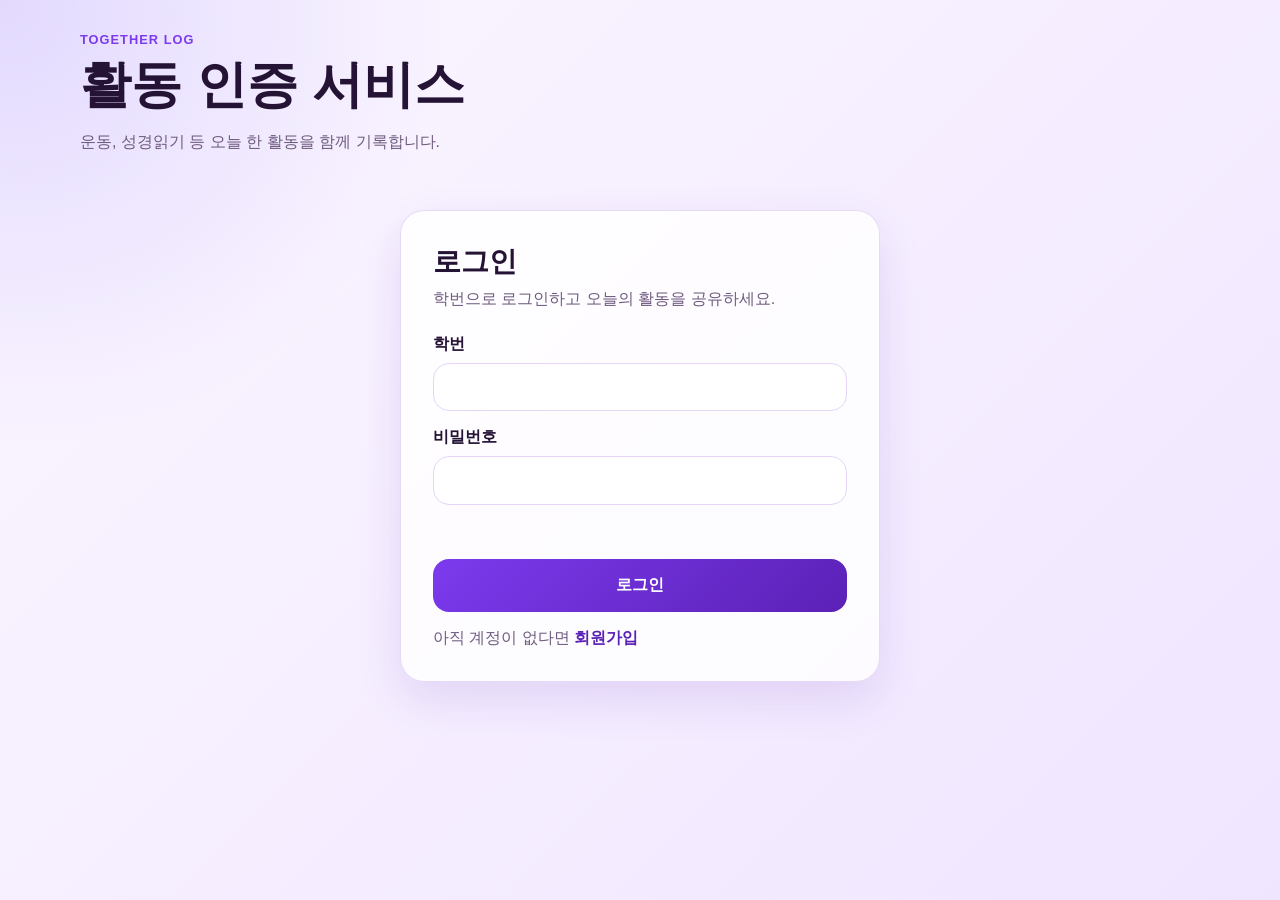
<file: frontend/index.html>
<!DOCTYPE html>
<html lang="ko">
<head>
  <meta charset="UTF-8">
  <meta name="viewport" content="width=device-width, initial-scale=1.0">
  <title>활동 인증 서비스 - 로그인</title>
  <link rel="stylesheet" href="styles.css">
  <script src="app.js" defer></script>
  <script src="login.js" defer></script>
</head>
<body class="auth-page">
  <header class="site-header">
    <div>
      <p class="eyebrow">Together Log</p>
      <h1>활동 인증 서비스</h1>
      <p>운동, 성경읽기 등 오늘 한 활동을 함께 기록합니다.</p>
    </div>
  </header>

  <main class="auth-layout">
    <section class="panel auth-panel" aria-labelledby="login-title">
      <h2 id="login-title">로그인</h2>
      <p class="section-copy">학번으로 로그인하고 오늘의 활동을 공유하세요.</p>

      <form id="login-form" action="/login" method="post" novalidate>
        <div class="field">
          <label for="student-id">학번</label>
          <input
            type="text"
            id="student-id"
            name="studentId"
            autocomplete="username"
            required
          >
        </div>

        <div class="field">
          <label for="password">비밀번호</label>
          <input
            type="password"
            id="password"
            name="password"
            autocomplete="current-password"
            required
          >
        </div>

        <p id="login-message" class="form-message" aria-live="polite"></p>

        <button class="primary-button" type="submit">로그인</button>
      </form>

      <p class="helper-text">
        아직 계정이 없다면
        <a href="signup.html">회원가입</a>
      </p>
    </section>
  </main>
</body>
</html>
</file>
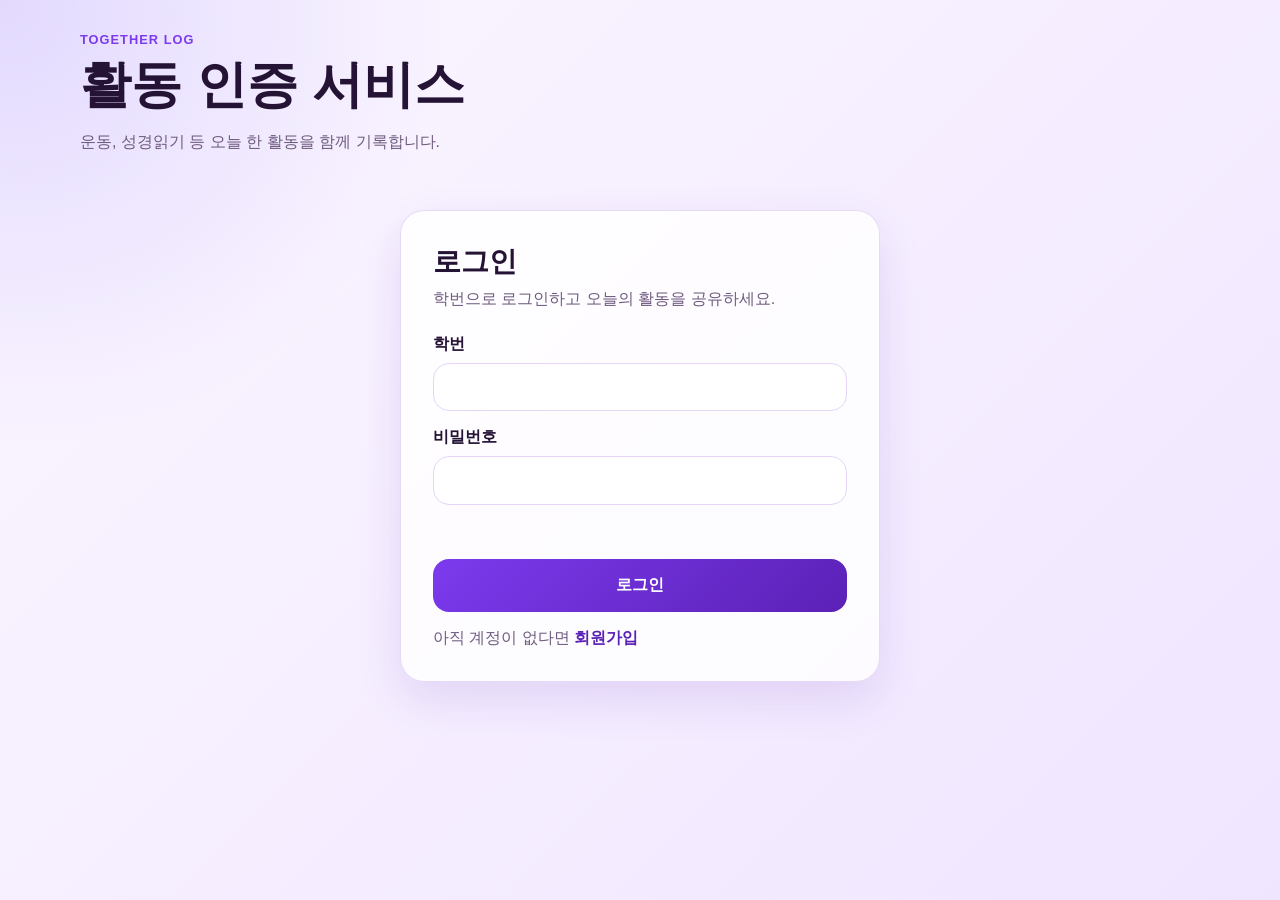
<file: frontend/feed.html>
<!DOCTYPE html>
<html lang="ko">
<head>
  <meta charset="UTF-8">
  <meta name="viewport" content="width=device-width, initial-scale=1.0">
  <title>활동 인증 서비스 - 게시물</title>
  <link rel="stylesheet" href="styles.css">
  <script src="app.js" defer></script>
  <script src="feed.js" defer></script>
</head>
<body>
  <header class="site-header app-header">
    <div>
      <p class="eyebrow">Together Log</p>
      <h1>활동 인증 서비스</h1>
      <p id="member-summary">오늘의 활동을 확인하고 공유하세요.</p>
    </div>
    <nav class="top-nav" aria-label="주요 메뉴">
      <a href="feed.html">게시물</a>
      <a class="nav-action" href="new-post.html">게시물 작성</a>
      <button id="logout-button" type="button">로그아웃</button>
    </nav>
  </header>

  <main class="page-shell">
    <section class="feed-toolbar" aria-labelledby="feed-title">
      <div>
        <h2 id="feed-title">전체 게시물</h2>
        <p class="section-copy">다른 사람이 올린 활동 인증을 최신순으로 보여줍니다.</p>
      </div>

      <div class="summary-grid" aria-label="게시물 요약">
        <div>
          <span id="post-count">0</span>
          <p>게시물</p>
        </div>
        <div>
          <span id="member-count">0</span>
          <p>참여자</p>
        </div>
      </div>
    </section>

    <section aria-label="게시물 목록">
      <div id="feed-list" class="feed-list"></div>

      <div id="empty-feed" class="empty-state" hidden>
        <h3>아직 게시물이 없습니다.</h3>
        <p>첫 활동 기록을 올려보세요.</p>
        <a class="primary-button" href="new-post.html">게시물 작성</a>
      </div>
    </section>
  </main>
</body>
</html>
</file>
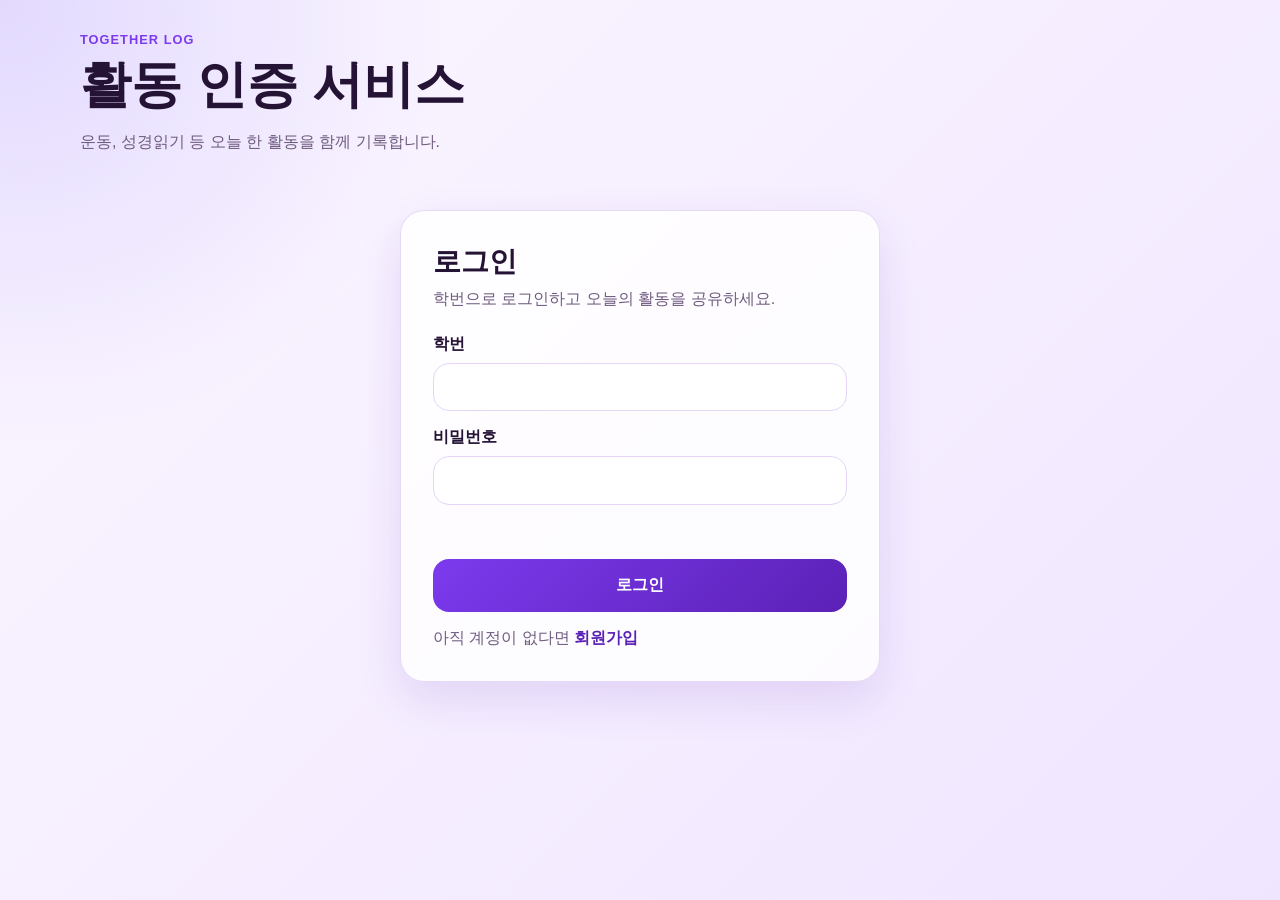
<file: frontend/new-post.html>
<!DOCTYPE html>
<html lang="ko">
<head>
  <meta charset="UTF-8">
  <meta name="viewport" content="width=device-width, initial-scale=1.0">
  <title>활동 인증 서비스 - 게시물 작성</title>
  <link rel="stylesheet" href="styles.css">
  <script src="app.js" defer></script>
  <script src="new-post.js" defer></script>
</head>
<body>
  <header class="site-header app-header">
    <div>
      <p class="eyebrow">Together Log</p>
      <h1>활동 인증 서비스</h1>
      <p id="member-summary">오늘 한 일을 간단하게 남겨보세요.</p>
    </div>
    <nav class="top-nav" aria-label="주요 메뉴">
      <a href="feed.html">게시물</a>
      <button id="logout-button" type="button">로그아웃</button>
    </nav>
  </header>

  <main class="page-shell compose-shell">
    <section class="panel form-panel compose-panel" aria-labelledby="post-title">
      <div class="form-panel-head">
        <h2 id="post-title">게시물 작성</h2>
        <p class="section-copy">이미지는 선택사항입니다. 글만 올려도 됩니다.</p>
      </div>

      <form id="post-form" action="/posts" method="post" enctype="multipart/form-data" novalidate>
        <div class="field">
          <label for="activity-type">활동 종류</label>
          <select id="activity-type" name="activityType" required></select>
        </div>

        <div class="field">
          <div class="field-label-row">
            <label for="description">간단한 설명</label>
            <span id="description-count" class="char-count">0/500</span>
          </div>
          <textarea
            id="description"
            name="description"
            rows="6"
            maxlength="500"
            required
          ></textarea>
        </div>

        <div class="field">
          <label for="image">이미지 올리기</label>
          <div class="upload-field">
            <label class="upload-dropzone" for="image" id="upload-dropzone">
              <span class="upload-icon" aria-hidden="true">+</span>
              <span class="upload-text">클릭해서 이미지 선택</span>
            </label>
            <input
              type="file"
              id="image"
              name="image"
              accept="image/*"
              hidden
            >
            <div id="image-preview" class="image-preview" hidden>
              <img id="image-preview-img" alt="선택한 이미지 미리보기">
              <button type="button" id="image-remove" class="image-remove" aria-label="이미지 제거">✕</button>
            </div>
          </div>
          <p class="helper-text">선택한 이미지는 게시물에 함께 표시됩니다.</p>
        </div>

        <p id="post-message" class="form-message" aria-live="polite"></p>

        <div class="form-actions">
          <a class="secondary-button" href="feed.html">취소</a>
          <button class="primary-button" type="submit">게시물 올리기</button>
        </div>
      </form>
    </section>
  </main>
</body>
</html>
</file>
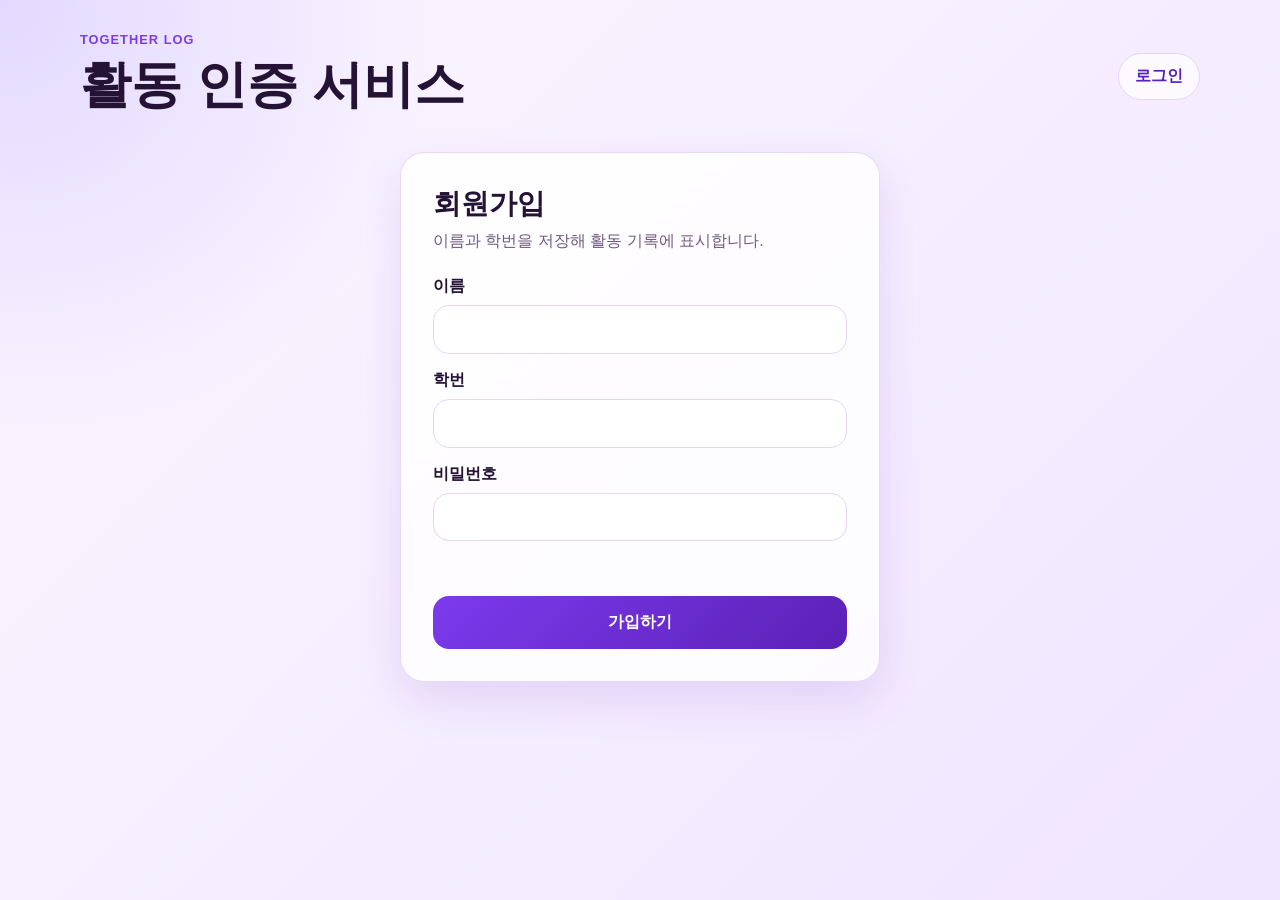
<file: frontend/signup.html>
<!DOCTYPE html>
<html lang="ko">
<head>
  <meta charset="UTF-8">
  <meta name="viewport" content="width=device-width, initial-scale=1.0">
  <title>규혜의 우리는</title>
  <link rel="stylesheet" href="styles.css">
  <script src="app.js" defer></script>
  <script src="signup.js" defer></script>
</head>
<body class="auth-page">
  <header class="site-header">
    <div>
      <p class="eyebrow">Together Log</p>
      <h1>활동 인증 서비스</h1>
    </div>
    <nav class="top-nav" aria-label="주요 메뉴">
      <a href="index.html">로그인</a>
    </nav>
  </header>

  <main class="auth-layout">
    <section class="panel auth-panel" aria-labelledby="signup-title">
      <h2 id="signup-title">회원가입</h2>
      <p class="section-copy">이름과 학번을 저장해 활동 기록에 표시합니다.</p>

      <form id="signup-form" action="/members" method="post" novalidate>
        <div class="field">
          <label for="name">이름</label>
          <input
            type="text"
            id="name"
            name="name"
            autocomplete="name"
            required
          >
        </div>

        <div class="field">
          <label for="student-id">학번</label>
          <input
            type="text"
            id="student-id"
            name="studentId"
            autocomplete="username"
            required
          >
        </div>

        <div class="field">
          <label for="password">비밀번호</label>
          <input
            type="password"
            id="password"
            name="password"
            autocomplete="new-password"
            required
          >
        </div>

        <p id="signup-message" class="form-message" aria-live="polite"></p>

        <button class="primary-button" type="submit">가입하기</button>
      </form>
    </section>
  </main>
</body>
</html>
</file>
<file: frontend/styles.css>
:root {
  --bg: #fbf7ff;
  --bg-deep: #f0e5ff;
  --panel: #ffffff;
  --text: #241335;
  --muted: #6f5b7f;
  --line: #e5d6f7;
  --primary: #7c3aed;
  --primary-dark: #5b21b6;
  --primary-soft: #ede2ff;
  --danger: #b42318;
  --success: #067647;
  --shadow: 0 18px 45px rgba(91, 33, 182, 0.12);
}

* {
  box-sizing: border-box;
}

body {
  min-height: 100vh;
  margin: 0;
  color: var(--text);
  background:
    radial-gradient(circle at top left, rgba(196, 181, 253, 0.45), transparent 28rem),
    linear-gradient(135deg, var(--bg), var(--bg-deep));
  font-family: Arial, sans-serif;
}

a {
  color: var(--primary-dark);
  font-weight: 700;
  text-decoration: none;
}

a:hover,
button:hover {
  opacity: 0.88;
}

.site-header {
  display: flex;
  align-items: center;
  justify-content: space-between;
  gap: 2rem;
  width: min(1120px, calc(100% - 2rem));
  margin: 0 auto;
  padding: 2rem 0;
}

.site-header h1,
.site-header p {
  margin: 0;
}

.site-header h1 {
  margin-top: 0.25rem;
  font-size: clamp(2rem, 4vw, 3.25rem);
}

.site-header p:not(.eyebrow) {
  margin-top: 0.75rem;
  color: var(--muted);
}

.app-header h1 {
  font-size: clamp(1.75rem, 3vw, 2.5rem);
}

.eyebrow {
  color: var(--primary);
  font-size: 0.8rem;
  font-weight: 800;
  letter-spacing: 0.08em;
  text-transform: uppercase;
}

.top-nav {
  display: flex;
  align-items: center;
  gap: 0.75rem;
  flex-wrap: wrap;
}

.top-nav a,
.top-nav button,
.nav-action {
  border: 1px solid var(--line);
  border-radius: 999px;
  background: rgba(255, 255, 255, 0.72);
  color: var(--primary-dark);
  cursor: pointer;
  font: inherit;
  font-weight: 700;
  padding: 0.75rem 1rem;
}

.auth-layout,
.page-shell {
  width: min(1120px, calc(100% - 2rem));
  margin: 0 auto;
}

.auth-layout {
  display: grid;
  min-height: 58vh;
  place-items: center;
}

.panel,
.empty-state,
.feed-toolbar,
.post-card {
  border: 1px solid rgba(229, 214, 247, 0.9);
  border-radius: 24px;
  background: rgba(255, 255, 255, 0.82);
  box-shadow: var(--shadow);
}

.auth-panel,
.form-panel {
  width: min(480px, 100%);
  padding: 2rem;
}

.form-panel {
  margin-bottom: 3rem;
}

.compose-shell {
  display: grid;
  place-items: start center;
  min-height: 60vh;
  padding-top: 0.5rem;
}

.compose-panel {
  width: min(560px, 100%);
}

.form-panel-head {
  margin-bottom: 0.25rem;
}

.panel h2,
.feed-toolbar h2,
.empty-state h3 {
  margin: 0;
  font-size: 1.75rem;
}

.section-copy,
.helper-text,
.form-message,
.post-meta,
.empty-state p {
  color: var(--muted);
}

.section-copy {
  margin: 0.5rem 0 1.5rem;
}

.field {
  display: grid;
  gap: 0.5rem;
  margin-bottom: 1rem;
}

.field label {
  font-weight: 800;
}

.field-label-row {
  display: flex;
  align-items: baseline;
  justify-content: space-between;
  gap: 0.5rem;
}

.char-count {
  color: var(--muted);
  font-size: 0.85rem;
  font-weight: 700;
  white-space: nowrap;
}

input,
select,
textarea {
  width: 100%;
  border: 1px solid var(--line);
  border-radius: 16px;
  background: #fff;
  color: var(--text);
  font: inherit;
  padding: 0.9rem 1rem;
}

textarea {
  min-height: 9rem;
  resize: vertical;
}

input:focus,
select:focus,
textarea:focus {
  border-color: var(--primary);
  box-shadow: 0 0 0 4px rgba(124, 58, 237, 0.12);
  outline: none;
}

.upload-field {
  display: grid;
  gap: 0.75rem;
}

.upload-dropzone {
  display: flex;
  flex-direction: column;
  align-items: center;
  justify-content: center;
  gap: 0.5rem;
  border: 2px dashed var(--line);
  border-radius: 16px;
  background: var(--primary-soft);
  color: var(--primary-dark);
  cursor: pointer;
  font-weight: 700;
  padding: 1.75rem 1rem;
  text-align: center;
  transition: border-color 0.15s ease, background 0.15s ease;
}

.upload-dropzone:hover {
  border-color: var(--primary);
  background: #f4ebff;
}

.upload-icon {
  display: inline-flex;
  align-items: center;
  justify-content: center;
  width: 2.25rem;
  height: 2.25rem;
  border-radius: 999px;
  background: #fff;
  color: var(--primary);
  font-size: 1.25rem;
  font-weight: 900;
  line-height: 1;
}

.upload-text {
  font-size: 0.95rem;
}

.image-preview {
  position: relative;
  overflow: hidden;
  border: 1px solid var(--line);
  border-radius: 16px;
}

.image-preview img {
  display: block;
  width: 100%;
  max-height: 20rem;
  object-fit: cover;
  background: var(--primary-soft);
}

.image-remove {
  position: absolute;
  top: 0.6rem;
  right: 0.6rem;
  display: inline-flex;
  align-items: center;
  justify-content: center;
  width: 2rem;
  height: 2rem;
  border: 0;
  border-radius: 999px;
  background: rgba(36, 19, 53, 0.65);
  color: #fff;
  cursor: pointer;
  font-weight: 700;
  line-height: 1;
}

.form-actions {
  display: flex;
  gap: 0.75rem;
}

.primary-button {
  display: inline-flex;
  align-items: center;
  justify-content: center;
  width: 100%;
  border: 0;
  border-radius: 16px;
  background: linear-gradient(135deg, var(--primary), var(--primary-dark));
  color: #fff;
  cursor: pointer;
  font: inherit;
  font-weight: 800;
  padding: 1rem 1.2rem;
}

.form-actions .primary-button {
  flex: 1;
  width: auto;
}

.secondary-button {
  display: inline-flex;
  align-items: center;
  justify-content: center;
  border: 1px solid var(--line);
  border-radius: 16px;
  background: #fff;
  color: var(--text);
  cursor: pointer;
  font: inherit;
  font-weight: 800;
  padding: 1rem 1.4rem;
  text-decoration: none;
}

a.primary-button {
  width: auto;
}

.helper-text {
  margin: 1rem 0 0;
}

.form-message {
  min-height: 1.4rem;
  margin: 0 0 1rem;
  font-weight: 700;
}

.form-message.is-error {
  color: var(--danger);
}

.form-message.is-success {
  color: var(--success);
}

.feed-toolbar {
  display: flex;
  align-items: center;
  justify-content: space-between;
  gap: 1.5rem;
  margin-bottom: 1.5rem;
  padding: 1.5rem;
}

.summary-grid {
  display: grid;
  grid-template-columns: repeat(2, minmax(7rem, 1fr));
  gap: 0.75rem;
}

.summary-grid div {
  border-radius: 18px;
  background: var(--primary-soft);
  padding: 1rem;
  text-align: center;
}

.summary-grid span {
  display: block;
  color: var(--primary-dark);
  font-size: 1.7rem;
  font-weight: 900;
}

.summary-grid p {
  margin: 0.25rem 0 0;
  color: var(--muted);
}

.feed-list {
  display: grid;
  gap: 1rem;
  padding-bottom: 3rem;
}

.post-card {
  overflow: hidden;
}

.post-content {
  padding: 1.25rem;
}

.post-card h3,
.post-card p {
  margin: 0;
}

.post-meta {
  margin-top: 0.35rem;
  font-size: 0.95rem;
}

.post-description {
  margin-top: 1rem;
  line-height: 1.65;
  white-space: pre-wrap;
}

.post-image {
  display: block;
  width: 100%;
  max-height: 20rem;
  object-fit: contain;
  background: var(--bg-deep);
}

.empty-state {
  padding: 2rem;
  text-align: center;
}

[hidden] {
  display: none !important;
}

@media (max-width: 720px) {
  .site-header,
  .feed-toolbar {
    align-items: flex-start;
    flex-direction: column;
  }

  .top-nav,
  .summary-grid {
    width: 100%;
  }

  .top-nav a,
  .top-nav button {
    flex: 1;
    text-align: center;
  }

  .summary-grid {
    grid-template-columns: 1fr 1fr;
  }

  .form-actions {
    flex-direction: column-reverse;
  }

  .form-actions .secondary-button {
    width: 100%;
  }
}
</file>
